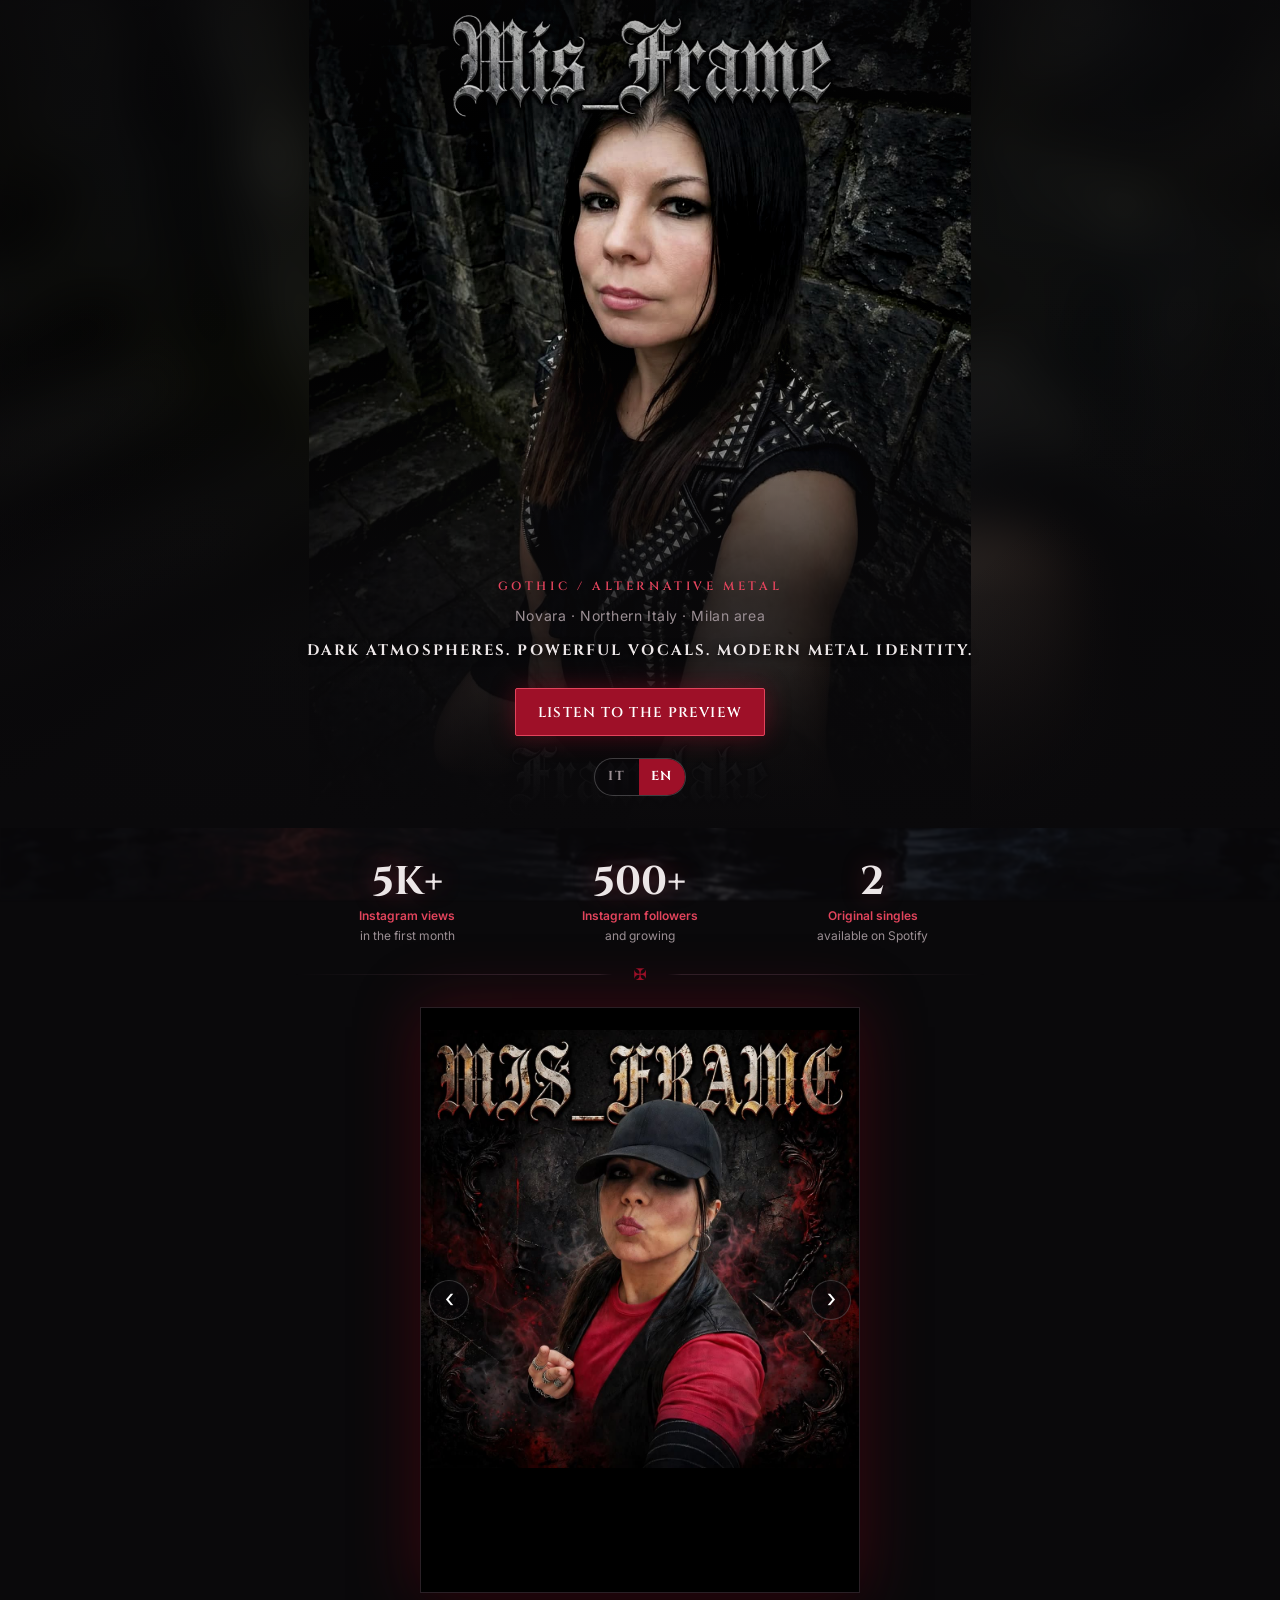
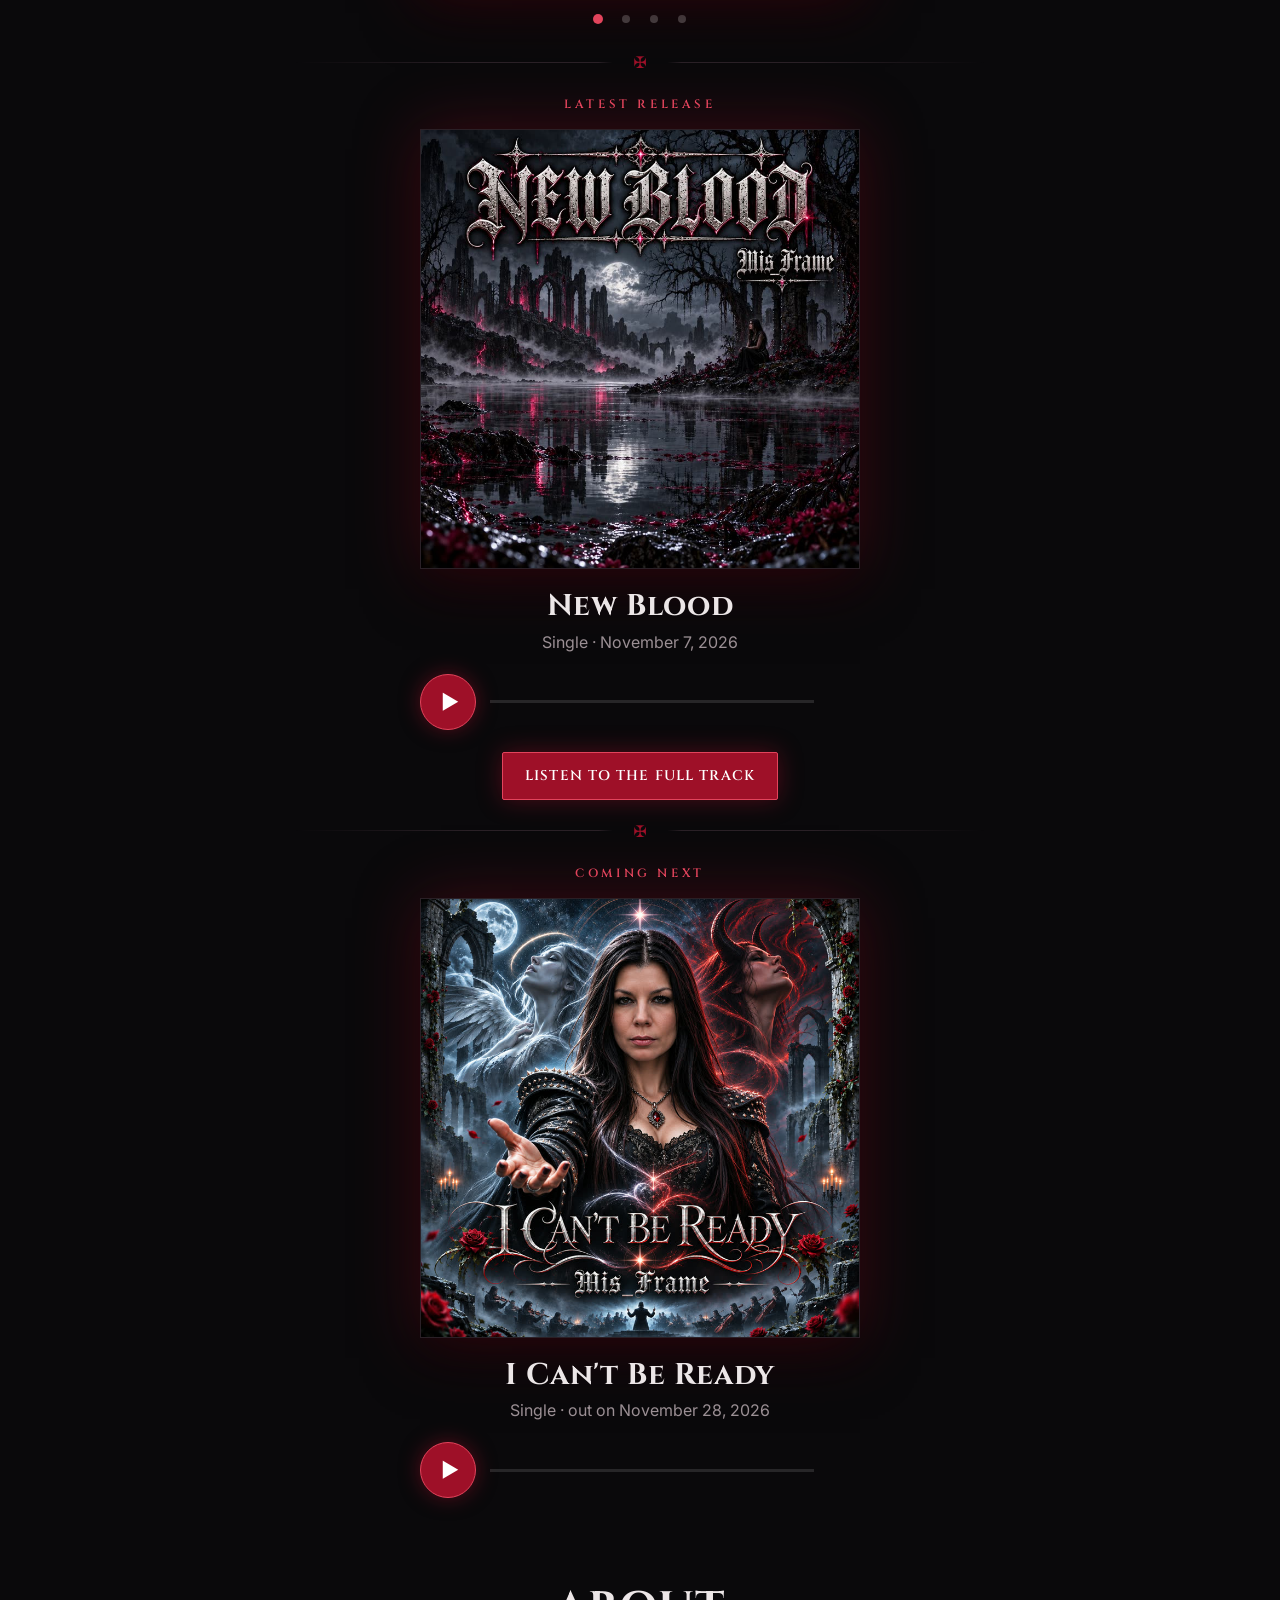
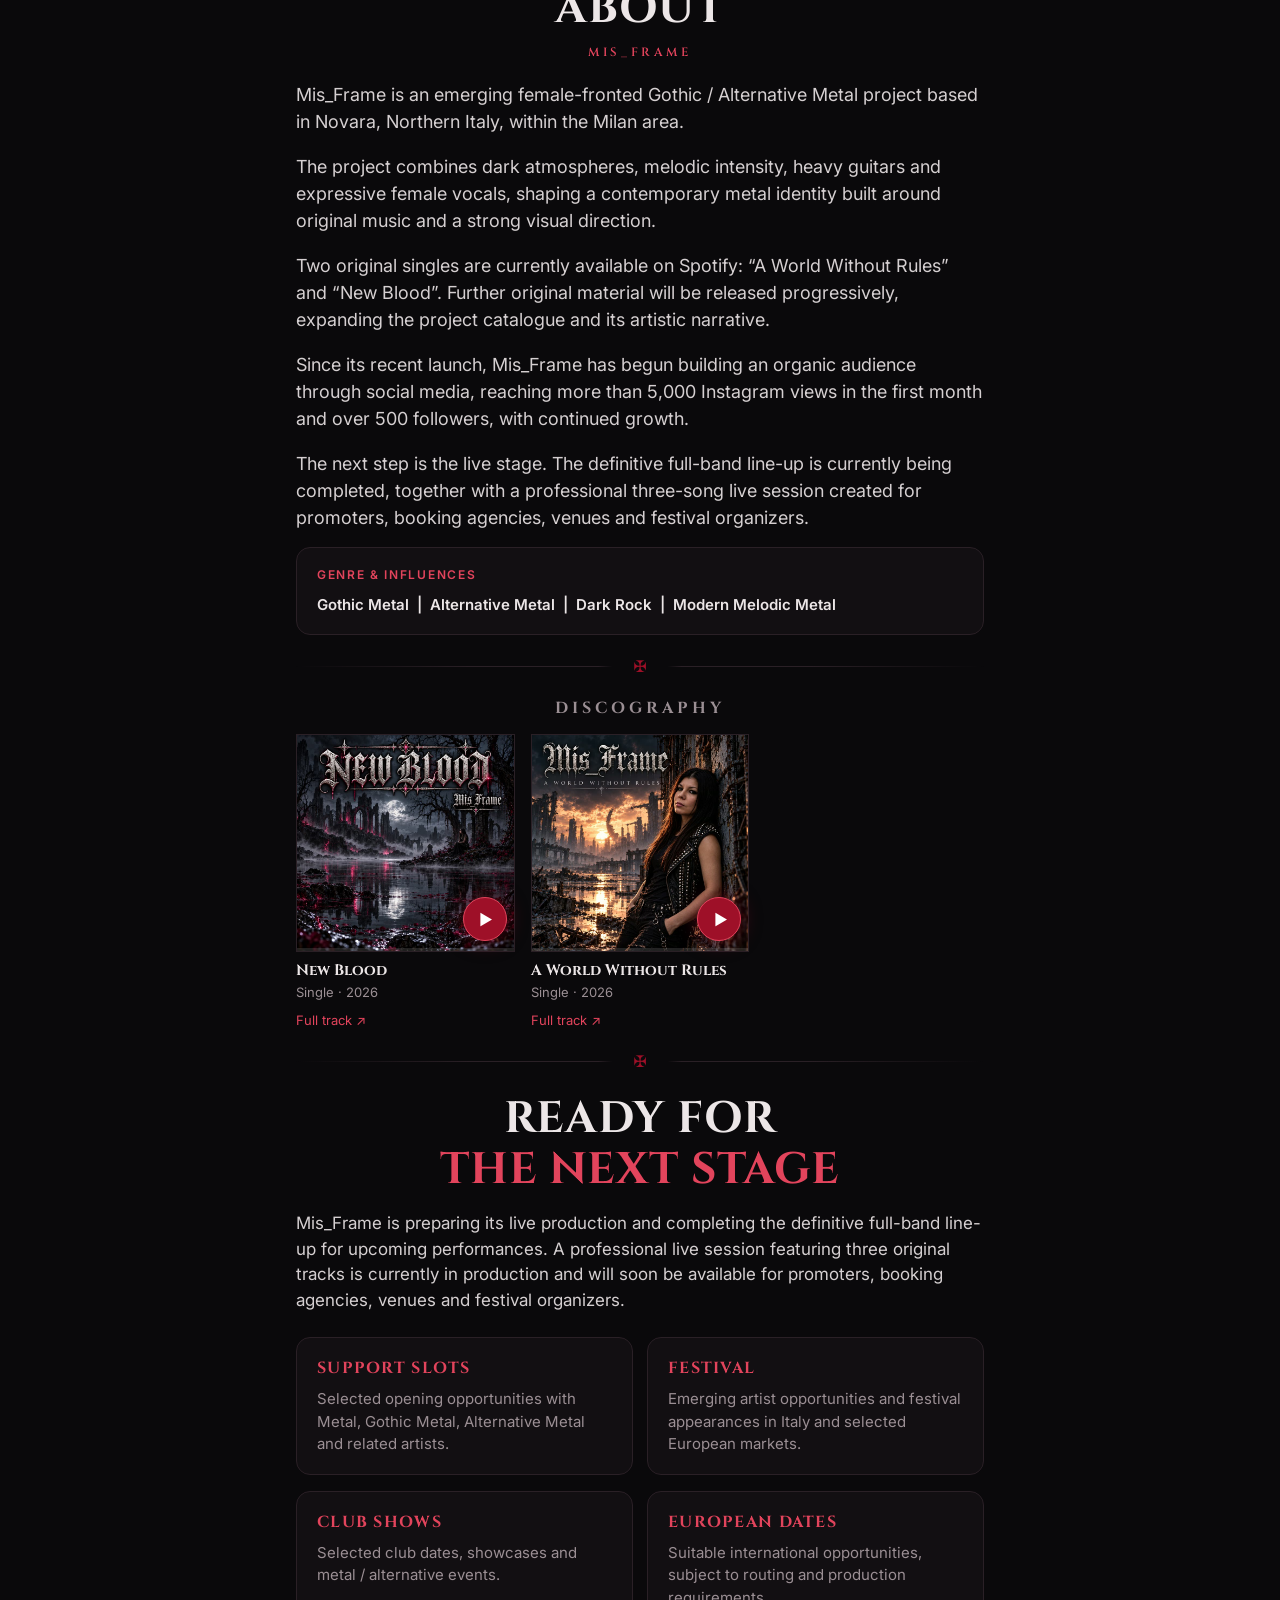
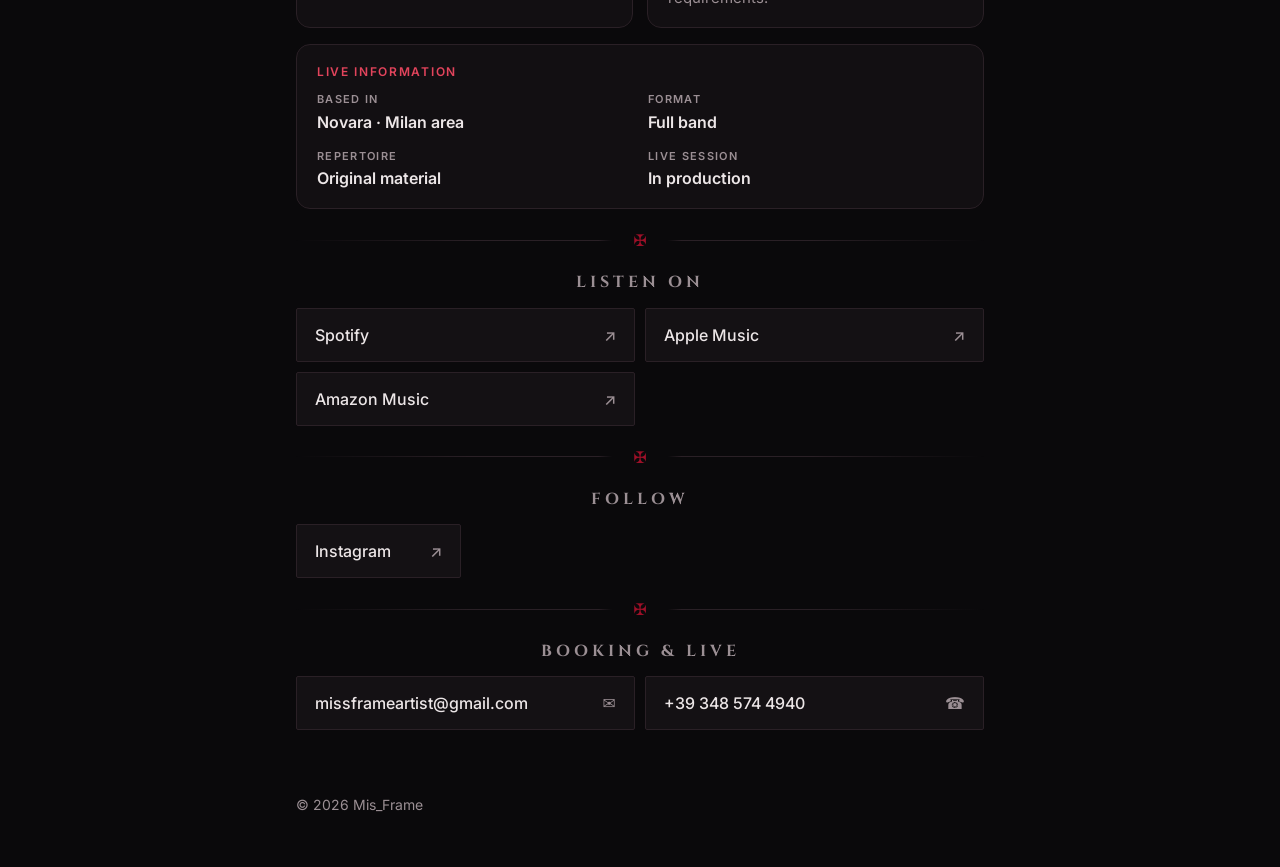
<file: index.html>
<!DOCTYPE html>
<html lang="it">
<head>
  <meta charset="UTF-8" />
  <meta name="viewport" content="width=device-width, initial-scale=1.0, viewport-fit=cover" />
  <meta name="theme-color" content="#0a090b" />
  <title>Mis_Frame</title>
  <meta name="description" content="Mis_Frame – Gothic / Alternative Metal da Novara (area di Milano). Dark atmospheres. Powerful vocals. Modern metal identity." />
  <link rel="canonical" href="https://www.misframeofficial.com/" />
  <link rel="alternate" hreflang="it" href="https://www.misframeofficial.com/?lang=it" />
  <link rel="alternate" hreflang="en" href="https://www.misframeofficial.com/?lang=en" />
  <!-- Anteprima quando il link viene condiviso (WhatsApp, Instagram, Facebook…) -->
  <meta property="og:type" content="website" />
  <meta property="og:site_name" content="Mis_Frame" />
  <meta property="og:title" content="Mis_Frame – Gothic / Alternative Metal" />
  <meta property="og:description" content="Dark atmospheres. Powerful vocals. Modern metal identity." />
  <meta property="og:url" content="https://www.misframeofficial.com/" />
  <meta property="og:image" content="https://www.misframeofficial.com/img/condivisione.jpg" />
  <meta property="og:image:width" content="1200" />
  <meta property="og:image:height" content="630" />
  <meta name="twitter:card" content="summary_large_image" />
  <link rel="preconnect" href="https://fonts.googleapis.com" />
  <link rel="preconnect" href="https://fonts.gstatic.com" crossorigin />
  <link href="https://fonts.googleapis.com/css2?family=UnifrakturMaguntia&family=Cinzel:wght@500;700&family=Inter:wght@400;500;600&display=swap" rel="stylesheet" />
  <link rel="stylesheet" href="style.css?v=15" />
</head>
<body class="home">

  <header class="hero">
    <img id="heroFoto" class="hero-foto" alt="" />
    <div class="hero-testo">
      <h1 id="nome" class="solo-lettori"></h1>
      <p id="sottotitolo" class="eyebrow"></p>
      <p id="luogo" class="luogo"></p>
      <p id="motto" class="motto"></p>
      <a id="heroBtn" class="btn btn-primario" href="#prossimaBox"></a>
      <nav class="lingua" aria-label="Lingua / Language">
        <a href="?lang=it" data-l="it" hreflang="it">IT</a>
        <a href="?lang=en" data-l="en" hreflang="en">EN</a>
      </nav>
    </div>
  </header>

  <main class="contenuto">

    <section id="numeriBox" class="blocco">
      <div id="numeri" class="numeri"></div>
    </section>

    <section id="galleriaBox" class="blocco galleria hidden">
      <div class="carosello-cornice">
        <div id="carosello" class="carosello"></div>
        <button class="freccia freccia-sx" data-t="fotoPrec" data-t-attr="aria-label">‹</button>
        <button class="freccia freccia-dx" data-t="fotoSucc" data-t-attr="aria-label">›</button>
      </div>
      <div id="punti" class="punti"></div>
    </section>

    <section id="ultimaBox" class="blocco in-evidenza hidden"></section>
    <section id="prossimaBox" class="blocco in-evidenza hidden"></section>

    <template id="tplEvidenza">
      <p class="eyebrow ev-etichetta"></p>
      <div class="evidenza-media"></div>
      <h2 class="ev-titolo"></h2>
      <p class="nota ev-info"></p>
      <div class="player-estratto hidden">
        <button class="play"></button>
        <div class="barra-avanz"><span></span></div>
        <span class="durata"></span>
      </div>
      <a class="btn btn-primario ev-link" target="_blank" rel="noopener"></a>
    </template>

    <section id="aboutBox" class="blocco">
      <h2 class="titolo-grande">About</h2>
      <p class="eyebrow centrata" data-nome></p>
      <div id="bio" class="bio"></div>
      <div id="generiBox" class="scheda generi">
        <p class="scheda-etichetta" data-t="generi"></p>
        <p id="generi" class="generi-lista"></p>
      </div>
    </section>

    <section id="discoBox" class="blocco">
      <h2 class="sezione" data-t="disco"></h2>
      <div id="discoList" class="disco"></div>
    </section>

    <section id="liveBox" class="blocco">
      <h2 class="titolo-grande"><span data-t="live1"></span><br /><span class="accento" data-t="live2"></span></h2>
      <p id="liveTesto" class="live-testo"></p>
      <div id="liveSchede" class="schede"></div>
      <div id="liveInfoBox" class="scheda">
        <p class="scheda-etichetta" data-t="liveInfo"></p>
        <dl id="liveInfo" class="info-live"></dl>
      </div>
    </section>

    <section id="storeBox" class="blocco">
      <h2 class="sezione" data-t="store"></h2>
      <div id="storeList" class="link-lista"></div>
    </section>

    <section id="socialBox" class="blocco">
      <h2 class="sezione" data-t="social"></h2>
      <div id="socialList" class="link-lista compatta"></div>
    </section>

    <section id="bookingBox" class="blocco booking">
      <h2 class="sezione" data-t="booking"></h2>
      <div id="bookingList" class="link-lista"></div>
    </section>

    <footer class="piede">
      <p id="copy"></p>
    </footer>

  </main>

  <script src="artist.js?v=12"></script>
  <script>
    const a = window.ARTISTA || {};
    const $ = (id) => document.getElementById(id);

    // ---------- Lingua: ?lang=… nell'indirizzo, poi la scelta salvata, poi la lingua del telefono ----------
    const LINGUE = ["it", "en"];
    let lingua = new URLSearchParams(location.search).get("lang");
    if (LINGUE.includes(lingua)) {
      try { localStorage.setItem("lingua", lingua); } catch (e) {}
    } else {
      try { lingua = localStorage.getItem("lingua"); } catch (e) { lingua = null; }
      if (!LINGUE.includes(lingua)) lingua = /^it\b/i.test(navigator.language || "") ? "it" : "en";
    }
    document.documentElement.lang = lingua;
    document.querySelectorAll(".lingua a").forEach((l) => {
      if (l.dataset.l === lingua) l.setAttribute("aria-current", "true");
    });

    const UI = {
      it: {
        ascoltaAnteprima: "Ascolta l'anteprima", ascolta: "Ascolta",
        ultima: "Ultima uscita", prossima: "Prossima uscita",
        inUscita: "in uscita il ", inArrivo: "in arrivo",
        completo: "Ascolta il brano completo", completoBreve: "Ascolta completo",
        estrattoDi: "Ascolta un estratto di ", anteprimaDi: "Ascolta l'anteprima di ",
        generi: "Genere e influenze", disco: "Discografia",
        live1: "Pronti per", live2: "il prossimo palco", liveInfo: "Informazioni live",
        store: "Ascolta su", social: "Segui", booking: "Booking e concerti",
        foto: "foto", fotoPrec: "Foto precedente", fotoSucc: "Foto successiva"
      },
      en: {
        ascoltaAnteprima: "Listen to the preview", ascolta: "Listen",
        ultima: "Latest release", prossima: "Coming next",
        inUscita: "out on ", inArrivo: "coming soon",
        completo: "Listen to the full track", completoBreve: "Full track",
        estrattoDi: "Play an excerpt of ", anteprimaDi: "Play the preview of ",
        generi: "Genre & influences", disco: "Discography",
        live1: "Ready for", live2: "the next stage", liveInfo: "Live information",
        store: "Listen on", social: "Follow", booking: "Booking & live",
        foto: "photo", fotoPrec: "Previous photo", fotoSucc: "Next photo"
      }
    }[lingua];

    // Testo nella lingua scelta: accetta "testo" oppure { it: "…", en: "…" }
    const t = (v) => (v && typeof v === "object" && !Array.isArray(v)) ? (v[lingua] ?? v.it ?? "") : (v ?? "");

    document.querySelectorAll("[data-t]").forEach((el) => {
      const s = UI[el.dataset.t];
      if (el.dataset.tAttr) el.setAttribute(el.dataset.tAttr, s); else el.textContent = s;
    });
    document.querySelectorAll("[data-nome]").forEach((el) => el.textContent = a.nome || "");

    // ---------- Header ----------
    document.title = a.nome || "Artista";
    $("nome").textContent = a.nome || "";
    $("sottotitolo").textContent = t(a.sottotitolo);
    $("luogo").textContent = t(a.luogo);
    $("motto").textContent = t(a.motto);

    const foto = $("heroFoto");
    if (a.foto) {
      foto.src = a.foto;
      document.querySelector(".hero").style.setProperty("--hero-sfondo", `url("${a.foto}")`);
      foto.alt = a.nome || "";
      foto.onerror = () => foto.remove();
    } else {
      foto.remove();
    }
    if (a.sfondoPagina) {
      document.body.style.setProperty("--sfondo-pagina", `url("${a.sfondoPagina}")`);
    }

    // ---------- Numeri ----------
    const numeri = (a.numeri || []).filter((n) => n.valore);
    if (!numeri.length) $("numeriBox").remove();
    for (const n of numeri) {
      const el = document.createElement("div");
      el.className = "numero";
      el.innerHTML = `<strong></strong><span class="numero-titolo"></span><span class="nota"></span>`;
      el.children[0].textContent = n.valore;
      el.children[1].textContent = t(n.titolo);
      el.children[2].textContent = t(n.nota);
      $("numeri").appendChild(el);
    }

    // ---------- Carosello foto ----------
    (function () {
      const fotoG = (a.galleria || []).filter(Boolean);
      if (!fotoG.length) { $("galleriaBox").remove(); return; }
      $("galleriaBox").classList.remove("hidden");
      const car = $("carosello"), punti = $("punti");
      fotoG.forEach((src, i) => {
        const img = document.createElement("img");
        img.src = src;
        img.alt = (a.nome || "") + " – " + UI.foto + " " + (i + 1);
        if (i > 0) img.loading = "lazy";
        // Le foto quadrate/orizzontali si vedono intere, le verticali riempiono la cornice
        img.onload = () => img.classList.toggle("intera", img.naturalWidth / img.naturalHeight > 0.85);
        car.appendChild(img);
        const p = document.createElement("button");
        p.setAttribute("aria-label", UI.foto + " " + (i + 1));
        p.addEventListener("click", () => { vai(i); ferma(); });
        punti.appendChild(p);
      });
      const n = fotoG.length;
      let corrente = 0;
      const vai = (i) => car.scrollTo({ left: ((i + n) % n) * car.clientWidth, behavior: "smooth" });
      const aggiorna = () => {
        corrente = Math.round(car.scrollLeft / car.clientWidth);
        [...punti.children].forEach((p, i) => p.classList.toggle("attivo", i === corrente));
      };
      car.addEventListener("scroll", aggiorna, { passive: true });
      aggiorna();
      $("galleriaBox").querySelector(".freccia-sx").onclick = () => { vai(corrente - 1); ferma(); };
      $("galleriaBox").querySelector(".freccia-dx").onclick = () => { vai(corrente + 1); ferma(); };

      // Scorre da solo finché non lo tocchi
      let timer = null;
      const ferma = () => { clearInterval(timer); timer = null; };
      car.addEventListener("pointerdown", ferma);
      car.addEventListener("touchstart", ferma, { passive: true });
      if (n > 1 && !matchMedia("(prefers-reduced-motion: reduce)").matches) {
        timer = setInterval(() => { if (!document.hidden) vai(corrente + 1); }, 4500);
      }
    })();

    // ---------- Lettore estratti: un solo brano alla volta ----------
    const lettore = new Audio();
    lettore.preload = "none";
    let attivo = null; // { box, btn, barra, durata }

    function fmt(s) {
      if (!isFinite(s)) return "";
      s = Math.round(s);
      return Math.floor(s / 60) + ":" + String(s % 60).padStart(2, "0");
    }

    function collegaPlayer(box, src) {
      const ui = {
        box,
        btn: box.querySelector(".play"),
        barra: box.querySelector(".barra-avanz span"),
        durata: box.querySelector(".durata")
      };
      ui.btn.addEventListener("click", (e) => {
        e.preventDefault();
        e.stopPropagation();
        if (attivo === ui && !lettore.paused) { lettore.pause(); return; }
        if (attivo !== ui) {
          if (attivo) reimposta(attivo);
          attivo = ui;
          lettore.src = encodeURI(src);
        }
        lettore.play().catch(() => {});
      });
      return ui;
    }

    function reimposta(ui) {
      ui.box.classList.remove("in-play");
      ui.barra.style.width = "0";
    }

    lettore.addEventListener("play", () => attivo && attivo.box.classList.add("in-play"));
    lettore.addEventListener("pause", () => attivo && attivo.box.classList.remove("in-play"));
    lettore.addEventListener("ended", () => { if (attivo) reimposta(attivo); });
    lettore.addEventListener("timeupdate", () => {
      if (!attivo || !lettore.duration) return;
      attivo.barra.style.width = (lettore.currentTime / lettore.duration * 100) + "%";
      if (attivo.durata) attivo.durata.textContent = fmt(lettore.duration - lettore.currentTime);
    });

    // ---------- Ultima e prossima uscita ----------
    const uscite = (a.uscite || []).filter((u) => u.titolo);
    const prossima = a.prossima && a.prossima.titolo ? a.prossima : null;
    if (uscite[0]) mostraEvidenza($("ultimaBox"), uscite[0], false);
    if (prossima) mostraEvidenza($("prossimaBox"), prossima, true);

    const primo = prossima && prossima.anteprima ? "prossimaBox" : (uscite[0] ? "ultimaBox" : null);
    if (primo) {
      $("heroBtn").href = "#" + primo;
      $("heroBtn").textContent = primo === "prossimaBox" ? UI.ascoltaAnteprima : UI.ascolta;
    } else {
      $("heroBtn").remove();
    }

    function mostraEvidenza(box, ev, prossima) {
      box.appendChild($("tplEvidenza").content.cloneNode(true));
      const q = (s) => box.querySelector(s);
      box.classList.remove("hidden");
      q(".ev-etichetta").textContent = prossima ? UI.prossima : UI.ultima;
      q(".ev-titolo").textContent = ev.titolo;
      q(".ev-info").textContent = prossima
        ? [t(ev.tipo), ev.data ? UI.inUscita + t(ev.data) : UI.inArrivo].filter(Boolean).join(" · ")
        : [t(ev.tipo), t(ev.data) || ev.anno].filter(Boolean).join(" · ");

      const media = q(".evidenza-media");
      const img = document.createElement("img");
      img.src = ev.copertina || "";
      img.alt = ev.titolo;
      if (ev.video) {
        const v = document.createElement("video");
        v.src = ev.video;
        v.poster = ev.copertina || "";
        v.muted = true; v.loop = true; v.autoplay = true; v.playsInline = true;
        v.setAttribute("muted", ""); v.setAttribute("playsinline", "");
        v.setAttribute("aria-label", ev.titolo);
        v.onerror = () => v.replaceWith(img);
        media.appendChild(v);
      } else {
        media.appendChild(img);
      }

      const audioEv = prossima ? ev.anteprima : ev.estratto;
      if (audioEv) {
        const pl = q(".player-estratto");
        pl.classList.remove("hidden");
        pl.querySelector(".play").setAttribute("aria-label",
          (prossima ? UI.anteprimaDi : UI.estrattoDi) + ev.titolo);
        collegaPlayer(pl, audioEv);
      }

      const link = q(".ev-link");
      if (ev.link) {
        link.href = ev.link;
        link.textContent = prossima ? (t(ev.linkTesto) || "Pre-save") : UI.completo;
      } else {
        link.remove();
      }
    }

    // ---------- About ----------
    for (const par of [].concat(t(a.bio) || [])) {
      const p = document.createElement("p");
      p.textContent = par;
      $("bio").appendChild(p);
    }
    if (a.generi && a.generi.length) $("generi").textContent = [].concat(t(a.generi)).join("  |  ");
    else $("generiBox").remove();

    // ---------- Discografia (con estratti) ----------
    if (!uscite.length) $("discoBox").remove();
    for (const u of uscite) {
      const el = document.createElement("div");
      el.className = "disco-voce";
      el.innerHTML = `
        <div class="disco-cover">
          <img loading="lazy" alt="" />
          <button class="play" aria-label=""></button>
          <div class="barra-avanz"><span></span></div>
        </div>
        <strong></strong><span class="nota"></span>`;
      el.querySelector("img").src = u.copertina || "";
      el.querySelector("img").alt = u.titolo;
      el.querySelector("strong").textContent = u.titolo;
      el.querySelector(".nota").textContent = [t(u.tipo), u.anno].filter(Boolean).join(" · ");

      if (u.estratto) {
        el.querySelector(".play").setAttribute("aria-label", UI.estrattoDi + u.titolo);
        collegaPlayer(el.querySelector(".disco-cover"), u.estratto);
      } else {
        el.querySelector(".play").remove();
        el.querySelector(".barra-avanz").remove();
      }

      if (u.link) {
        const l = document.createElement("a");
        l.href = u.link; l.target = "_blank"; l.rel = "noopener";
        l.className = "disco-link";
        l.textContent = UI.completoBreve + " ↗";
        el.appendChild(l);
      }
      $("discoList").appendChild(el);
    }

    // ---------- Live ----------
    const live = a.live || {};
    if (!live.testo && !(live.schede || []).length) {
      $("liveBox").remove();
    } else {
      $("liveTesto").textContent = t(live.testo);
      for (const s of live.schede || []) {
        const el = document.createElement("div");
        el.className = "scheda";
        el.innerHTML = `<h3></h3><p></p>`;
        el.children[0].textContent = t(s.titolo);
        el.children[1].textContent = t(s.testo);
        $("liveSchede").appendChild(el);
      }
      if ((live.info || []).length) {
        for (const i of live.info) {
          const d = document.createElement("div");
          d.innerHTML = `<dt></dt><dd></dd>`;
          d.children[0].textContent = t(i.etichetta);
          d.children[1].textContent = t(i.valore);
          $("liveInfo").appendChild(d);
        }
      } else {
        $("liveInfoBox").remove();
      }
    }

    // ---------- Link ----------
    function riempi(listaId, boxId, voci) {
      const attive = (voci || []).filter((v) => v.url);
      if (!attive.length) { $(boxId).remove(); return; }
      for (const v of attive) {
        const el = document.createElement("a");
        el.className = "link-voce";
        el.href = v.url;
        el.target = "_blank";
        el.rel = "noopener";
        el.innerHTML = `<span></span><span aria-hidden="true">↗</span>`;
        el.firstChild.textContent = t(v.nome);
        $(listaId).appendChild(el);
      }
    }
    riempi("storeList", "storeBox", a.store);
    riempi("socialList", "socialBox", a.social);

    // ---------- Booking ----------
    const booking = [];
    if (a.contatti) booking.push({ href: "mailto:" + a.contatti, testo: a.contatti, icona: "✉" });
    if (a.telefono) booking.push({ href: "tel:" + a.telefono.replace(/[^\d+]/g, ""), testo: a.telefono, icona: "☎" });
    if (!booking.length) $("bookingBox").remove();
    for (const b of booking) {
      const el = document.createElement("a");
      el.className = "link-voce";
      el.href = b.href;
      el.innerHTML = `<span></span><span aria-hidden="true"></span>`;
      el.children[0].textContent = b.testo;
      el.children[1].textContent = b.icona;
      $("bookingList").appendChild(el);
    }

    $("copy").textContent = `© ${new Date().getFullYear()} ${a.nome || ""}`;
  </script>
</body>
</html>
</file>
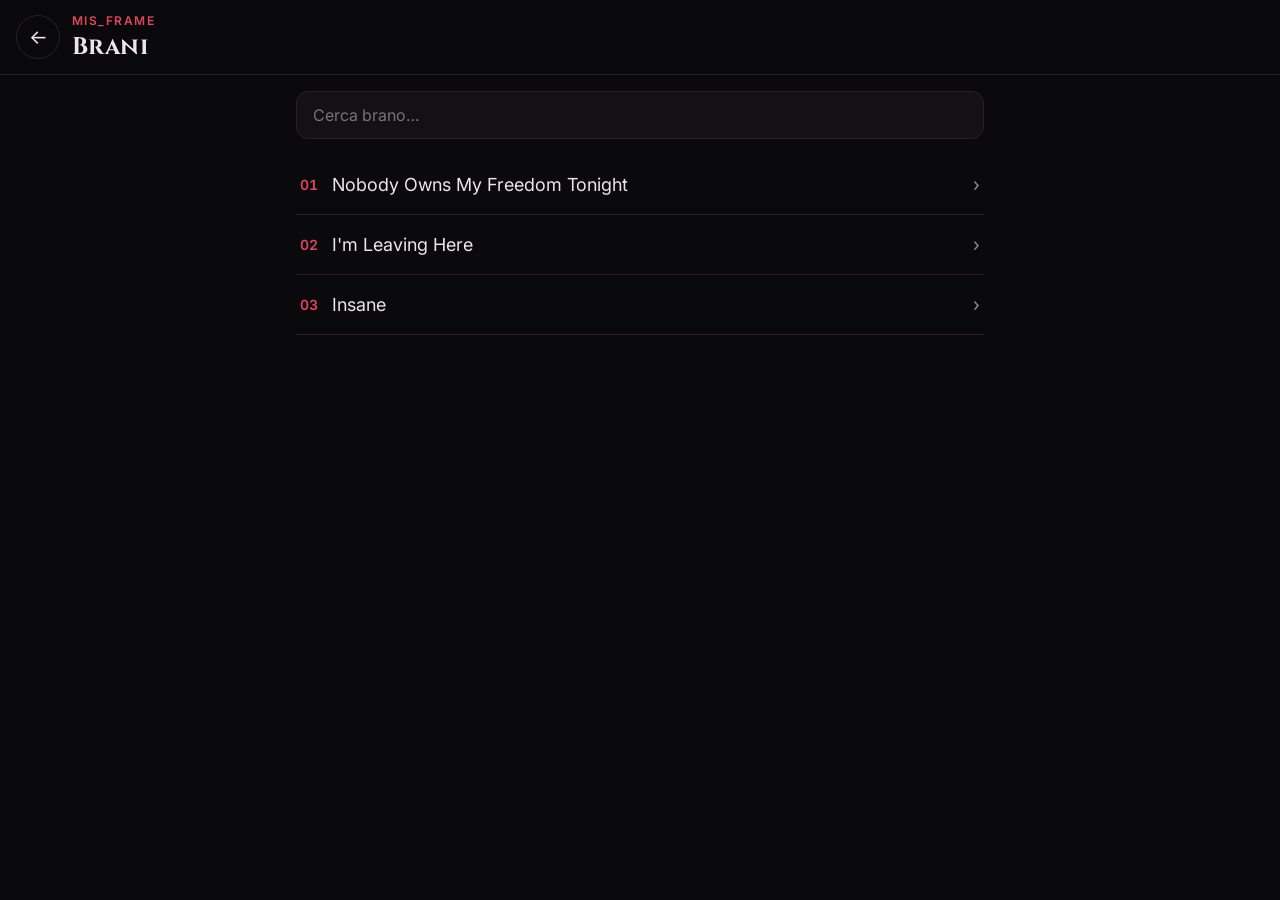
<file: brani.html>
<!DOCTYPE html>
<html lang="it">
<head>
  <meta charset="UTF-8" />
  <meta name="viewport" content="width=device-width, initial-scale=1.0, viewport-fit=cover" />
  <meta name="theme-color" content="#0a090b" />
  <meta name="robots" content="noindex, nofollow" />
  <title>Brani</title>
  <link rel="preconnect" href="https://fonts.googleapis.com" />
  <link rel="preconnect" href="https://fonts.gstatic.com" crossorigin />
  <link href="https://fonts.googleapis.com/css2?family=UnifrakturMaguntia&family=Cinzel:wght@500;700&family=Inter:wght@400;500;600&display=swap" rel="stylesheet" />
  <link rel="stylesheet" href="style.css?v=15" />
</head>
<body class="brani">

  <!-- ELENCO -->
  <section id="vistaElenco">
    <header class="barra">
      <a href="index.html" class="indietro" aria-label="Torna alla home">←</a>
      <div>
        <p id="artistaNome" class="eyebrow"></p>
        <h1>Brani</h1>
      </div>
    </header>
    <div class="contenuto">
      <input id="cerca" class="cerca" type="search" placeholder="Cerca brano…" />
      <ol id="elenco" class="elenco"></ol>
      <p id="vuoto" class="vuoto hidden">Nessun brano ancora caricato.</p>
    </div>
  </section>

  <!-- BRANO -->
  <section id="vistaBrano" class="hidden">
    <header class="barra barra-brano">
      <a href="#" class="indietro" aria-label="Torna all'elenco">←</a>
      <div class="barra-titolo">
        <p id="branoNumero" class="eyebrow"></p>
        <h1 id="branoTitolo"></h1>
      </div>
    </header>

    <div class="player">
      <div class="scelta" role="tablist" aria-label="Traccia">
        <button id="btnGuida" role="tab" data-traccia="guida">Traccia guida</button>
        <button id="btnBase" role="tab" data-traccia="base">Base</button>
      </div>
      <audio id="audio" controls preload="metadata"></audio>
      <p id="audioInfo" class="nota"></p>
    </div>

    <div class="strumenti">
      <button id="testoMeno" aria-label="Testo più piccolo">A−</button>
      <button id="testoPiu" aria-label="Testo più grande">A+</button>
      <span class="spazio"></span>
      <button id="prec" aria-label="Brano precedente">‹ Prec</button>
      <button id="succ" aria-label="Brano successivo">Succ ›</button>
    </div>

    <article id="testo" class="testo"></article>
  </section>

  <script src="artist.js?v=12"></script>
  <script src="songs.js?v=5"></script>
  <script>
    const BRANI = window.BRANI || [];
    const $ = (id) => document.getElementById(id);
    const audio = $("audio");

    let corrente = null;
    let traccia = leggi("brani_traccia") || "guida";
    let dimensione = Number(leggi("brani_testo_px")) || 20;
    let caricamento = 0;
    let wakeLock = null;

    function leggi(k) { try { return localStorage.getItem(k); } catch { return null; } }
    function scrivi(k, v) { try { localStorage.setItem(k, v); } catch {} }
    const num = (i) => String(i + 1).padStart(2, "0");

    $("artistaNome").textContent = (window.ARTISTA && window.ARTISTA.nome) || "";

    // ---------- Elenco ----------
    function disegnaElenco() {
      const q = $("cerca").value.trim().toLowerCase();
      const ol = $("elenco");
      ol.innerHTML = "";
      BRANI.forEach((b, i) => {
        if (q && !b.titolo.toLowerCase().includes(q)) return;
        const li = document.createElement("li");
        const a = document.createElement("a");
        a.href = "#" + encodeURIComponent(b.id);
        a.innerHTML = `<span class="n"></span><span class="t"></span><span aria-hidden="true">›</span>`;
        a.querySelector(".n").textContent = num(i);
        a.querySelector(".t").textContent = b.titolo;
        li.appendChild(a);
        ol.appendChild(li);
      });
      $("vuoto").classList.toggle("hidden", BRANI.length > 0);
    }
    $("cerca").addEventListener("input", disegnaElenco);

    // ---------- Brano ----------
    function apriBrano(b) {
      corrente = b;
      const i = BRANI.indexOf(b);
      document.title = b.titolo;
      $("branoNumero").textContent = `Brano ${num(i)} di ${BRANI.length}`;
      $("branoTitolo").textContent = b.titolo;
      $("prec").disabled = i <= 0;
      $("succ").disabled = i >= BRANI.length - 1;

      audio.pause();
      impostaTraccia(traccia, false);
      caricaTesto(b);
      window.scrollTo(0, 0);
    }

    function impostaTraccia(t, mantieniPosizione = true) {
      if (!corrente) return;
      // se una delle due manca, usa quella disponibile
      if (!corrente[t]) t = corrente.guida ? "guida" : "base";
      traccia = t;
      scrivi("brani_traccia", t);

      $("btnGuida").setAttribute("aria-selected", t === "guida");
      $("btnBase").setAttribute("aria-selected", t === "base");
      $("btnGuida").disabled = !corrente.guida;
      $("btnBase").disabled = !corrente.base;

      const src = corrente[t];
      if (!src) {
        audio.removeAttribute("src");
        audio.load();
        $("audioInfo").textContent = "Audio non ancora disponibile.";
        return;
      }

      const pos = mantieniPosizione ? audio.currentTime : 0;
      const suonava = mantieniPosizione && !audio.paused;
      $("audioInfo").textContent = "";
      audio.src = encodeURI(src);
      audio.addEventListener("loadedmetadata", function riprendi() {
        audio.removeEventListener("loadedmetadata", riprendi);
        if (pos) audio.currentTime = Math.min(pos, audio.duration || pos);
        if (suonava) audio.play().catch(() => {});
      });
      audio.load();
    }

    audio.addEventListener("error", () => {
      if (audio.getAttribute("src")) $("audioInfo").textContent = "File audio non trovato.";
    });

    $("btnGuida").addEventListener("click", () => impostaTraccia("guida"));
    $("btnBase").addEventListener("click", () => impostaTraccia("base"));

    async function caricaTesto(b) {
      const id = ++caricamento;
      const box = $("testo");
      box.innerHTML = '<p class="nota">Caricamento testo…</p>';
      let txt = "";
      if (b.testo) {
        try {
          const r = await fetch(encodeURI(b.testo),{ cache: "no-cache" });
          if (r.ok) txt = await r.text();
        } catch {}
      }
      if (id !== caricamento) return;
      box.innerHTML = "";
      if (!txt.trim()) {
        box.innerHTML = '<p class="nota">Testo non ancora disponibile.</p>';
        return;
      }
      const strofe = txt.replace(/\r/g, "").trim().split(/\n\s*\n/);
      for (const s of strofe) {
        const div = document.createElement("div");
        div.className = "strofa";
        for (const riga of s.split("\n")) {
          const r = riga.trim();
          const m = r.match(/^\[(.+)\]$/);
          const p = document.createElement("p");
          if (m) { p.className = "etichetta"; p.textContent = m[1]; }
          else p.textContent = r;
          div.appendChild(p);
        }
        box.appendChild(div);
      }
    }

    // ---------- Dimensione testo ----------
    function applicaDimensione() {
      document.documentElement.style.setProperty("--testo-px", dimensione + "px");
      scrivi("brani_testo_px", dimensione);
    }
    $("testoMeno").addEventListener("click", () => { dimensione = Math.max(14, dimensione - 2); applicaDimensione(); });
    $("testoPiu").addEventListener("click", () => { dimensione = Math.min(40, dimensione + 2); applicaDimensione(); });
    applicaDimensione();

    // ---------- Navigazione ----------
    function vai(delta) {
      const i = BRANI.indexOf(corrente) + delta;
      if (BRANI[i]) location.hash = encodeURIComponent(BRANI[i].id);
    }
    $("prec").addEventListener("click", () => vai(-1));
    $("succ").addEventListener("click", () => vai(1));

    function instrada() {
      const id = decodeURIComponent(location.hash.slice(1));
      const b = BRANI.find((x) => x.id === id);
      $("vistaElenco").classList.toggle("hidden", !!b);
      $("vistaBrano").classList.toggle("hidden", !b);
      if (b) {
        if (b !== corrente) apriBrano(b);
      } else {
        audio.pause();
        corrente = null;
        document.title = "Brani";
        disegnaElenco();
      }
    }
    window.addEventListener("hashchange", instrada);

    // ---------- Schermo sempre acceso durante la riproduzione ----------
    async function tieniAcceso() {
      try { if ("wakeLock" in navigator && !wakeLock) wakeLock = await navigator.wakeLock.request("screen"); } catch {}
    }
    function rilascia() { try { wakeLock && wakeLock.release(); } catch {} wakeLock = null; }
    audio.addEventListener("play", tieniAcceso);
    audio.addEventListener("pause", rilascia);
    audio.addEventListener("ended", rilascia);
    document.addEventListener("visibilitychange", () => {
      if (document.visibilityState === "visible" && !audio.paused) { wakeLock = null; tieniAcceso(); }
    });

    instrada();
  </script>
</body>
</html>
</file>
<file: style.css>
:root {
  --sfondo: #0a090b;
  --superficie: #141114;
  --bordo: #2a2026;
  --testo: #ece6e7;
  --tenue: #9b8f94;
  --accento: #e2445c;        /* cremisi chiaro: per testi ed etichette */
  --sangue: #9e1028;         /* cremisi scuro: per pulsanti e sfondi */
  --accento-testo: #ffffff;
  --gotico: "UnifrakturMaguntia", "Old English Text MT", serif;
  --inciso: Cinzel, "Trajan Pro", Georgia, serif;
  --testo-px: 20px;
  --gutter: 16px;
  color-scheme: dark;
}

* { box-sizing: border-box; }

html, body {
  margin: 0;
  background: var(--sfondo);
  color: var(--testo);
  font-family: Inter, system-ui, -apple-system, "Segoe UI", sans-serif;
  font-size: 16px;
  line-height: 1.5;
  -webkit-text-size-adjust: 100%;
}

a { color: inherit; }
img { display: block; max-width: 100%; }
h1, h2 { font-family: var(--inciso); font-weight: 700; margin: 0; line-height: 1.15; letter-spacing: .02em; }
.hidden { display: none !important; }

.eyebrow {
  margin: 0 0 4px;
  color: var(--accento);
  font-size: 12px;
  font-weight: 600;
  letter-spacing: .12em;
  text-transform: uppercase;
}

.contenuto {
  max-width: 720px;
  margin: 0 auto;
  padding: 0 var(--gutter) 48px;
}

.btn {
  display: inline-flex;
  align-items: center;
  justify-content: center;
  min-height: 48px;
  padding: 0 22px;
  border-radius: 999px;
  border: 1px solid var(--bordo);
  background: var(--superficie);
  color: var(--testo);
  font-weight: 600;
  text-decoration: none;
}
.btn {
  border-radius: 2px;
  font-family: var(--inciso);
  letter-spacing: .08em;
  text-transform: uppercase;
  font-size: 14px;
}
.btn-primario {
  background: var(--sangue);
  border-color: var(--accento);
  color: var(--accento-testo);
  box-shadow: 0 0 24px rgba(158, 16, 40, .45);
}

button {
  font: inherit;
  color: var(--testo);
  background: var(--superficie);
  border: 1px solid var(--bordo);
  border-radius: 10px;
  min-height: 44px;
  padding: 0 14px;
  cursor: pointer;
}
button:disabled { opacity: .35; cursor: default; }

/* ---------- HOME ---------- */

/* Sfondo tenue fisso (position: fixed funziona anche su iPhone) */
.home::before {
  content: "";
  position: fixed;
  inset: 0;
  z-index: -1;
  background-image: var(--sfondo-pagina, none);
  background-size: cover;
  background-position: center;
  opacity: .12;
  filter: blur(1px) saturate(.8);
  pointer-events: none;
}
.home { background: var(--sfondo); isolation: isolate; }
.home .contenuto { position: relative; }
.home .blocco { border-bottom: 0; }
.home .blocco + .blocco::before {
  left: 0;
  right: 0;
  transform: none;
  padding: 0;
  text-align: center;
  background:
    linear-gradient(to right, transparent, var(--bordo) 25%, var(--bordo) 44%, transparent 46%, transparent 54%, var(--bordo) 56%, var(--bordo) 75%, transparent)
    center / 100% 1px no-repeat;
}

.hero {
  position: relative;
  min-height: 78vh;
  min-height: 78svh;
  display: flex;
  align-items: flex-end;
  overflow: hidden;
  background:
    radial-gradient(ellipse at 50% 30%, rgba(158, 16, 40, .35) 0%, transparent 60%),
    radial-gradient(ellipse at 50% 120%, #1a0a0f 0%, var(--sfondo) 70%);
}
.hero-foto { filter: saturate(.9) contrast(1.05); object-position: center top; }
.hero-foto {
  position: absolute;
  inset: 0;
  width: 100%;
  height: 100%;
  object-fit: cover;
}
.hero::after {
  content: "";
  position: absolute;
  inset: 0;
  background:
    radial-gradient(ellipse at center, transparent 45%, rgba(10, 9, 11, .7) 100%),
    linear-gradient(to bottom, rgba(10,9,11,0) 35%, rgba(10,9,11,.8) 72%, var(--sfondo) 100%);
}
.hero-testo {
  position: relative;
  z-index: 1;
  width: 100%;
  max-width: 720px;
  margin: 0 auto;
  padding: 0 var(--gutter) 32px;
}
.hero-testo { text-align: center; }
.hero h1 {
  font-family: var(--gotico);
  font-weight: 400;
  letter-spacing: 0;
  font-size: clamp(58px, 18vw, 120px);
  line-height: 1;
  margin: 6px 0 28px;
  text-shadow: 0 0 30px rgba(226, 68, 92, .35), 0 2px 0 #000;
}
.home .eyebrow { font-family: var(--inciso); letter-spacing: .3em; }

.blocco { padding: 32px 0; border-bottom: 1px solid var(--bordo); position: relative; }
.blocco + .blocco::before {
  content: "✠";
  position: absolute;
  top: -11px;
  left: 50%;
  transform: translateX(-50%);
  padding: 0 12px;
  background: var(--sfondo);
  color: var(--sangue);
  font-size: 16px;
  line-height: 20px;
}
.blocco:last-of-type { border-bottom: 0; }
.sezione { font-size: 16px; letter-spacing: .25em; text-transform: uppercase; color: var(--tenue); margin-bottom: 16px; text-align: center; }
.bio { font-size: 18px; color: var(--testo); opacity: .9; }
.bio p { margin: 0 0 1em; }
.bio p:last-child { margin-bottom: 0; }

/* Carosello foto */
.carosello-cornice {
  position: relative;
  width: min(100%, 440px);
  margin: 0 auto;
  border: 1px solid var(--bordo);
  box-shadow: 0 0 60px rgba(158, 16, 40, .35), 0 20px 50px rgba(0,0,0,.7);
  background: var(--superficie);
}
.carosello {
  display: flex;
  overflow-x: auto;
  scroll-snap-type: x mandatory;
  scrollbar-width: none;
  overscroll-behavior-x: contain;
}
.carosello::-webkit-scrollbar { display: none; }
.carosello img {
  flex: 0 0 100%;
  width: 100%;
  aspect-ratio: 3 / 4;
  object-fit: cover;
  object-position: center 15%;
  scroll-snap-align: center;
  display: block;
}
.carosello img.intera { object-fit: contain; background: #000; }
.freccia {
  position: absolute;
  top: 50%;
  transform: translateY(-50%);
  width: 40px;
  height: 40px;
  min-height: 0;
  padding: 0 0 4px;
  border-radius: 50%;
  border: 1px solid rgba(255,255,255,.18);
  background: rgba(10, 9, 11, .55);
  color: #fff;
  font-size: 26px;
  line-height: 1;
}
.freccia-sx { left: 8px; }
.freccia-dx { right: 8px; }
.punti { display: flex; justify-content: center; gap: 4px; margin-top: 14px; }
.punti button {
  width: 24px;
  height: 24px;
  min-height: 0;
  padding: 0;
  border: 0;
  background: none;
  display: grid;
  place-items: center;
}
.punti button::before {
  content: "";
  width: 8px;
  height: 8px;
  border-radius: 50%;
  background: rgba(255, 255, 255, .3);
  transition: background .2s, transform .2s;
}
.punti button.attivo::before { background: var(--accento); transform: scale(1.25); }

/* Ultima uscita in evidenza */
.in-evidenza { text-align: center; }
.in-evidenza .eyebrow { letter-spacing: .3em; font-family: var(--inciso); margin-bottom: 16px; }
.evidenza-media {
  width: min(100%, 440px);
  aspect-ratio: 1;
  margin: 0 auto 20px;
  border: 1px solid var(--bordo);
  box-shadow: 0 0 60px rgba(158, 16, 40, .35), 0 20px 50px rgba(0,0,0,.7);
  background: var(--superficie);
}
.evidenza-media img, .evidenza-media video { width: 100%; height: 100%; object-fit: cover; display: block; }
.in-evidenza h2 { font-size: 30px; }
.in-evidenza .nota { margin: 6px 0 20px; }

/* Pulsante play estratti */
.play {
  display: grid;
  place-items: center;
  width: 56px;
  height: 56px;
  min-height: 0;
  padding: 0;
  border-radius: 50%;
  border: 1px solid var(--accento);
  background: var(--sangue);
  color: #fff;
  box-shadow: 0 0 20px rgba(158, 16, 40, .5);
  flex-shrink: 0;
}
.play::before { content: "▶"; font-size: 20px; margin-left: 3px; line-height: 1; }
.in-play .play::before { content: "❚❚"; font-size: 15px; margin-left: 0; letter-spacing: -2px; }
.barra-avanz { height: 3px; background: rgba(255,255,255,.12); overflow: hidden; }
.barra-avanz span { display: block; height: 100%; width: 0; background: var(--accento); transition: width .25s linear; }

/* Player in evidenza */
.player-estratto {
  display: flex;
  align-items: center;
  gap: 14px;
  max-width: 440px;
  margin: 0 auto 22px;
  text-align: left;
}
.player-estratto .barra-avanz { flex: 1; }
.player-estratto .durata { color: var(--tenue); font-size: 13px; font-variant-numeric: tabular-nums; min-width: 32px; }

/* Discografia */
.disco-cover { position: relative; margin-bottom: 8px; }
.disco-cover img { margin-bottom: 0 !important; }
.disco-cover .play {
  position: absolute;
  right: 8px;
  bottom: 11px;
  width: 44px;
  height: 44px;
}
.disco-cover .play::before { font-size: 15px; }
.disco-cover.in-play .play::before { font-size: 12px; }
.disco-cover .barra-avanz { position: absolute; left: 1px; right: 1px; bottom: 1px; }
.disco-link { margin-top: 6px; font-size: 13px; color: var(--accento); text-decoration: none; }
.disco { display: grid; grid-template-columns: repeat(2, 1fr); gap: 16px; }
.disco-voce { display: flex; flex-direction: column; gap: 2px; text-decoration: none; }
.disco-voce img { width: 100%; aspect-ratio: 1; object-fit: cover; border: 1px solid var(--bordo); margin-bottom: 8px; }
.disco-voce strong { font-family: var(--inciso); font-size: 15px; line-height: 1.25; }
.disco-voce .nota { font-size: 13px; }
a.disco-voce:hover img { border-color: var(--accento); }

.link-lista { display: grid; gap: 10px; }
.link-lista.compatta { grid-template-columns: repeat(2, 1fr); }
.link-voce {
  display: flex;
  justify-content: space-between;
  align-items: center;
  min-height: 54px;
  padding: 0 18px;
  border: 1px solid var(--bordo);
  border-radius: 2px;
  background: var(--superficie);
  text-decoration: none;
  font-weight: 500;
}
.link-voce:active, .link-voce:hover { border-color: var(--accento); background: #1d1418; }
.link-voce span:last-child { color: var(--tenue); }

.piede { padding-top: 28px; color: var(--tenue); font-size: 14px; }
.piede p { margin: 4px 0; }

/* ---------- BRANI ---------- */

.barra {
  position: sticky;
  top: 0;
  z-index: 5;
  display: flex;
  align-items: center;
  gap: 12px;
  padding: 12px var(--gutter);
  padding-top: max(12px, env(safe-area-inset-top));
  background: rgba(10,9,11,.93);
  backdrop-filter: blur(10px);
  -webkit-backdrop-filter: blur(10px);
  border-bottom: 1px solid var(--bordo);
}
.barra h1 { font-size: 24px; }
.barra-titolo { min-width: 0; }
.barra-titolo h1 { font-size: 21px; overflow-wrap: anywhere; }
.indietro {
  flex-shrink: 0;
  display: grid;
  place-items: center;
  width: 44px;
  height: 44px;
  border-radius: 50%;
  border: 1px solid var(--bordo);
  text-decoration: none;
  font-size: 20px;
}

.cerca {
  width: 100%;
  margin: 16px 0;
  min-height: 48px;
  padding: 0 16px;
  border-radius: 12px;
  border: 1px solid var(--bordo);
  background: var(--superficie);
  color: var(--testo);
  font: inherit;
  font-size: 16px; /* evita lo zoom automatico su iPhone */
}

.elenco { list-style: none; margin: 0; padding: 0; }
.elenco a {
  display: flex;
  align-items: center;
  gap: 14px;
  min-height: 60px;
  padding: 0 4px;
  border-bottom: 1px solid var(--bordo);
  text-decoration: none;
  font-size: 18px;
}
.elenco .n { color: var(--accento); font-variant-numeric: tabular-nums; font-weight: 600; font-size: 14px; }
.elenco .t { flex: 1; }
.elenco a span:last-child { color: var(--tenue); }
.vuoto, .nota { color: var(--tenue); }
.vuoto { text-align: center; padding: 48px 0; }

.player, .strumenti, .testo { max-width: 720px; margin: 0 auto; padding-left: var(--gutter); padding-right: var(--gutter); }

.player { padding-top: 16px; }
.scelta {
  display: grid;
  grid-template-columns: 1fr 1fr;
  gap: 4px;
  padding: 4px;
  border-radius: 14px;
  background: var(--superficie);
  border: 1px solid var(--bordo);
}
.scelta button { border: 0; background: transparent; border-radius: 10px; font-weight: 600; min-height: 46px; }
.scelta button[aria-selected="true"] { background: var(--sangue); color: var(--accento-testo); }
audio { width: 100%; margin-top: 12px; }
.player .nota { margin: 6px 0 0; font-size: 14px; min-height: 1em; }

.strumenti { display: flex; gap: 8px; padding-top: 8px; padding-bottom: 8px; }
.strumenti .spazio { flex: 1; }

.testo {
  padding-top: 12px;
  padding-bottom: calc(64px + env(safe-area-inset-bottom));
  font-size: var(--testo-px);
  line-height: 1.55;
}
.strofa { margin-bottom: 1.4em; }
.strofa p { margin: 0; }
.etichetta {
  color: var(--accento);
  font-size: .62em;
  font-weight: 600;
  letter-spacing: .1em;
  text-transform: uppercase;
  margin-bottom: .3em !important;
}
/* etichetta in mezzo a una strofa (testo senza righe vuote): stacca dalla parte prima */
.strofa .etichetta:not(:first-child) {
  margin-top: 1.4em !important;
}

@media (min-width: 720px) {
  .link-lista { grid-template-columns: repeat(2, 1fr); }
  .link-lista.compatta { grid-template-columns: repeat(4, 1fr); }
  .disco { grid-template-columns: repeat(3, 1fr); }
  .hero { min-height: 92vh; }
}

/* Nascosto alla vista ma letto da screen reader e motori di ricerca
   (il nome è già scritto nella foto dell'header) */
.solo-lettori {
  position: absolute !important;
  width: 1px; height: 1px;
  margin: -1px; padding: 0; border: 0;
  overflow: hidden;
  clip: rect(0 0 0 0);
  white-space: nowrap;
}
.hero .eyebrow { margin-bottom: 10px; }

/* Desktop: la foto dell'header si vede intera, ai lati la stessa foto sfocata */
@media (min-width: 700px) {
  .hero { min-height: 92vh; }
  .hero::before {
    content: "";
    position: absolute;
    inset: -40px;
    background: var(--hero-sfondo, none) center / cover no-repeat;
    filter: blur(28px) brightness(.55) saturate(.9);
  }
  .hero-foto { object-fit: contain; object-position: center top; }
}

/* ---------- Struttura EPK ---------- */

/* Selettore lingua */
.lingua {
  display: inline-flex;
  margin-top: 22px;
  border: 1px solid rgba(255, 255, 255, .22);
  border-radius: 999px;
  background: rgba(10, 9, 11, .55);
  overflow: hidden;
}
.hero-testo .lingua { display: flex; width: max-content; margin-left: auto; margin-right: auto; }
.lingua a {
  min-width: 44px;
  min-height: 36px;
  display: grid;
  place-items: center;
  padding: 0 12px;
  font-family: var(--inciso);
  font-size: 13px;
  font-weight: 700;
  letter-spacing: .12em;
  text-decoration: none;
  color: var(--tenue);
}
.lingua a[aria-current] { background: var(--sangue); color: #fff; }

/* Header */
.luogo { margin: 0 0 14px; color: var(--tenue); font-size: 14px; letter-spacing: .04em; }
.motto {
  margin: 0 0 26px;
  font-family: var(--inciso);
  font-weight: 700;
  font-size: 15px;
  letter-spacing: .14em;
  text-transform: uppercase;
  text-shadow: 0 2px 8px #000;
}

/* Numeri */
.numeri { display: grid; grid-template-columns: repeat(3, 1fr); gap: 10px; text-align: center; }
.numero { display: flex; flex-direction: column; gap: 4px; }
.numero strong {
  font-family: var(--inciso);
  font-size: clamp(28px, 9vw, 40px);
  line-height: 1.1;
  color: var(--testo);
  text-shadow: 0 0 24px rgba(226, 68, 92, .35);
}
.numero-titolo { color: var(--accento); font-size: 12px; font-weight: 600; line-height: 1.3; }
.numero .nota { font-size: 12px; line-height: 1.3; }

/* Titoli grandi (About, Ready for the next stage) */
.titolo-grande {
  font-size: clamp(30px, 9vw, 44px);
  text-transform: uppercase;
  text-align: center;
  margin-bottom: 8px;
}
.titolo-grande .accento, .accento { color: var(--accento); }
.eyebrow.centrata { text-align: center; margin-bottom: 20px; letter-spacing: .3em; }

/* Schede */
.scheda {
  margin-top: 16px;
  padding: 18px 20px;
  border: 1px solid var(--bordo);
  border-radius: 14px;
  background: rgba(20, 17, 20, .85);
}
.scheda h3 {
  margin: 0 0 8px;
  font-family: var(--inciso);
  font-size: 16px;
  letter-spacing: .08em;
  text-transform: uppercase;
  color: var(--accento);
}
.scheda p { margin: 0; color: var(--tenue); font-size: 15px; }
.scheda-etichetta {
  margin: 0 0 10px !important;
  color: var(--accento) !important;
  font-size: 12px !important;
  font-weight: 600;
  letter-spacing: .14em;
  text-transform: uppercase;
}
.generi-lista { color: var(--testo) !important; font-weight: 600; font-size: 15px !important; white-space: pre-wrap; }
.schede { display: grid; gap: 0 14px; }
.live-testo { font-size: 17px; opacity: .9; margin: 16px 0 8px; }

.info-live { display: grid; grid-template-columns: 1fr 1fr; gap: 14px 16px; margin: 0; }
.info-live dt { color: var(--tenue); font-size: 11px; font-weight: 600; letter-spacing: .12em; text-transform: uppercase; }
.info-live dd { margin: 2px 0 0; font-weight: 600; }

@media (min-width: 600px) {
  .schede { grid-template-columns: 1fr 1fr; }
}
</file>
